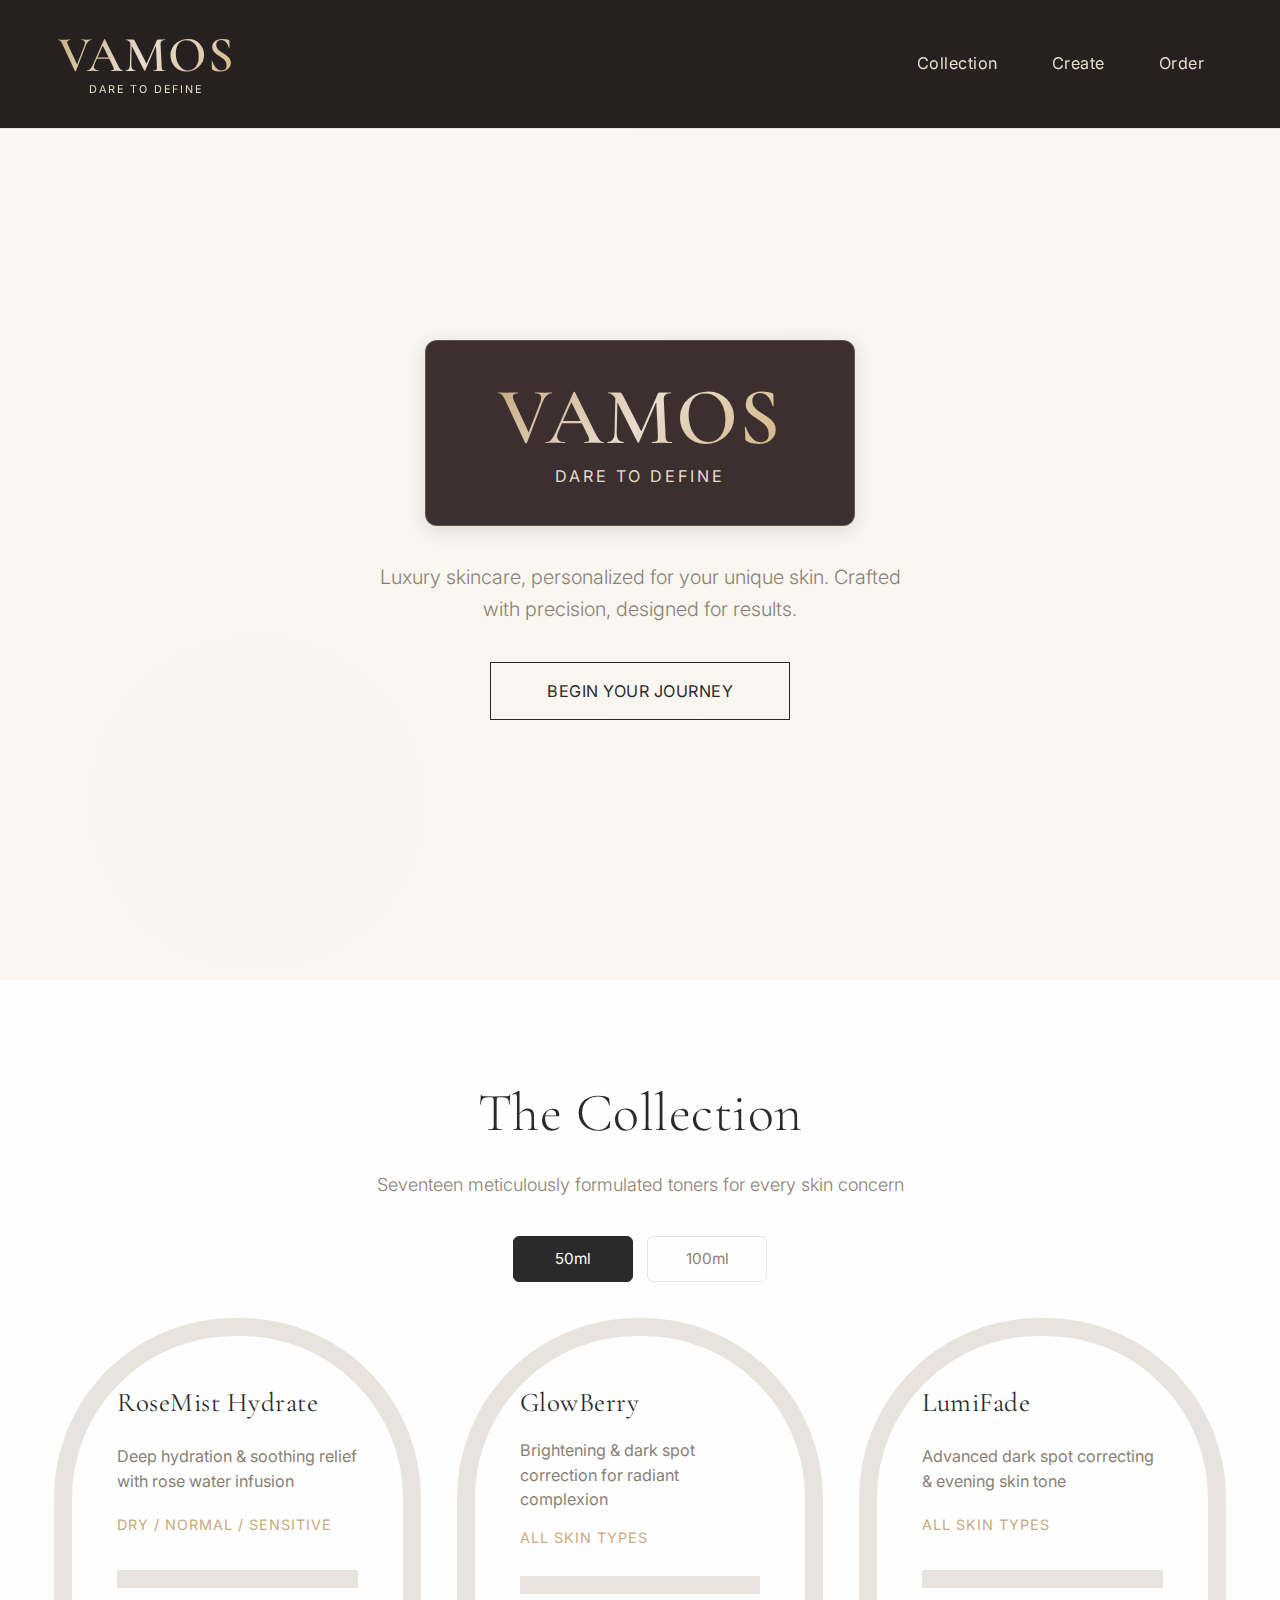
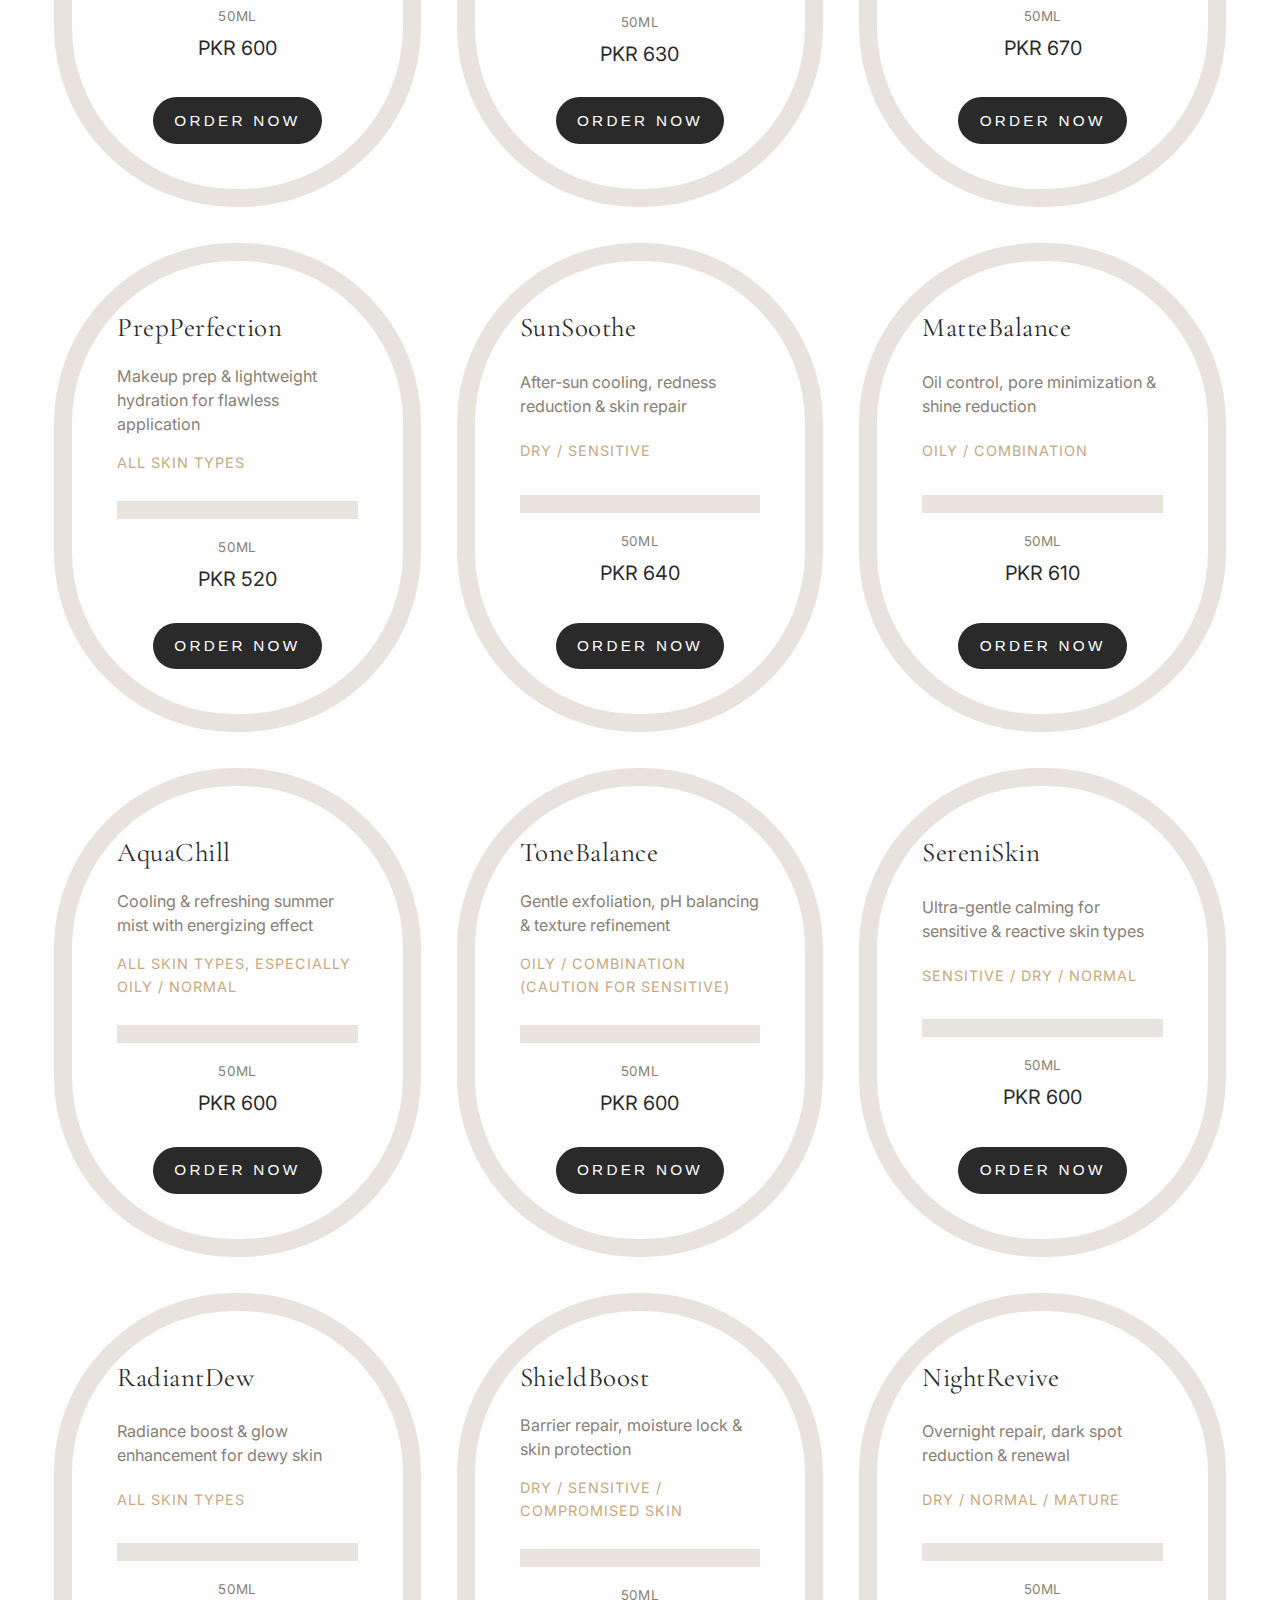
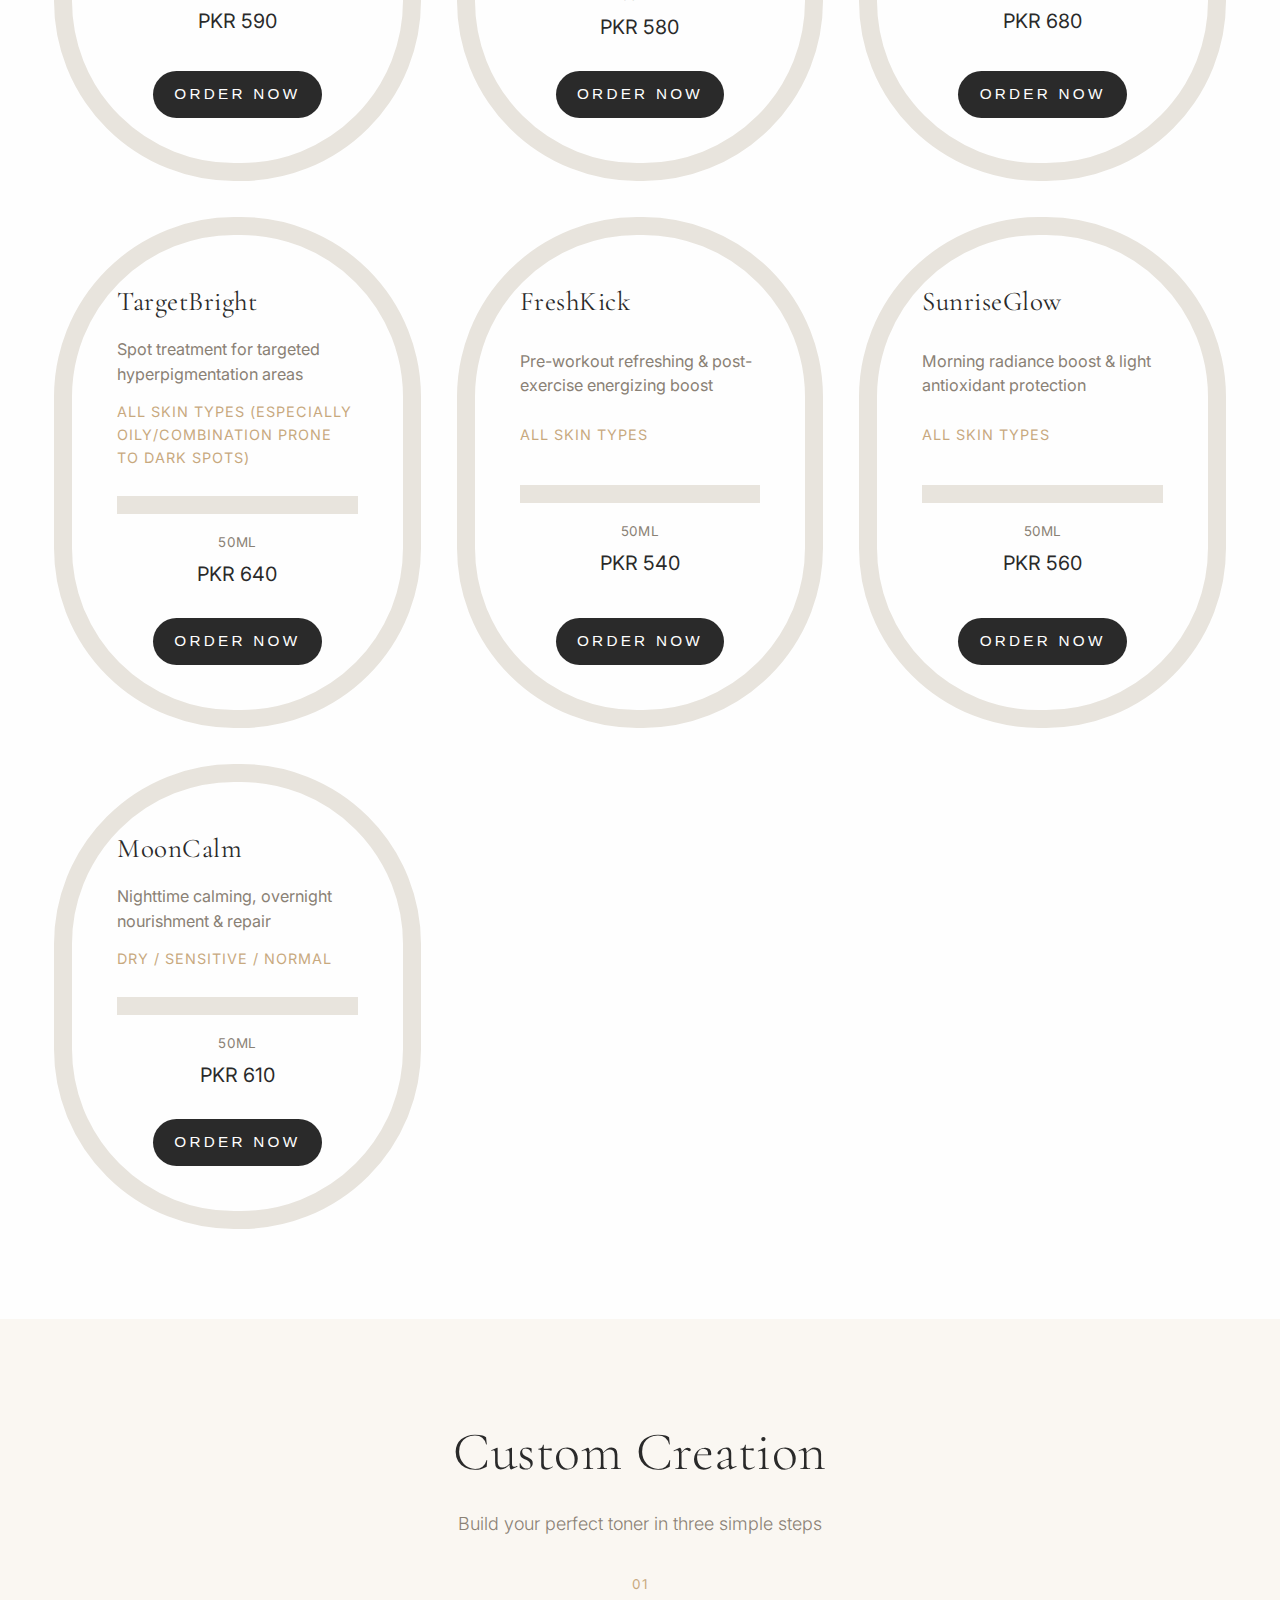
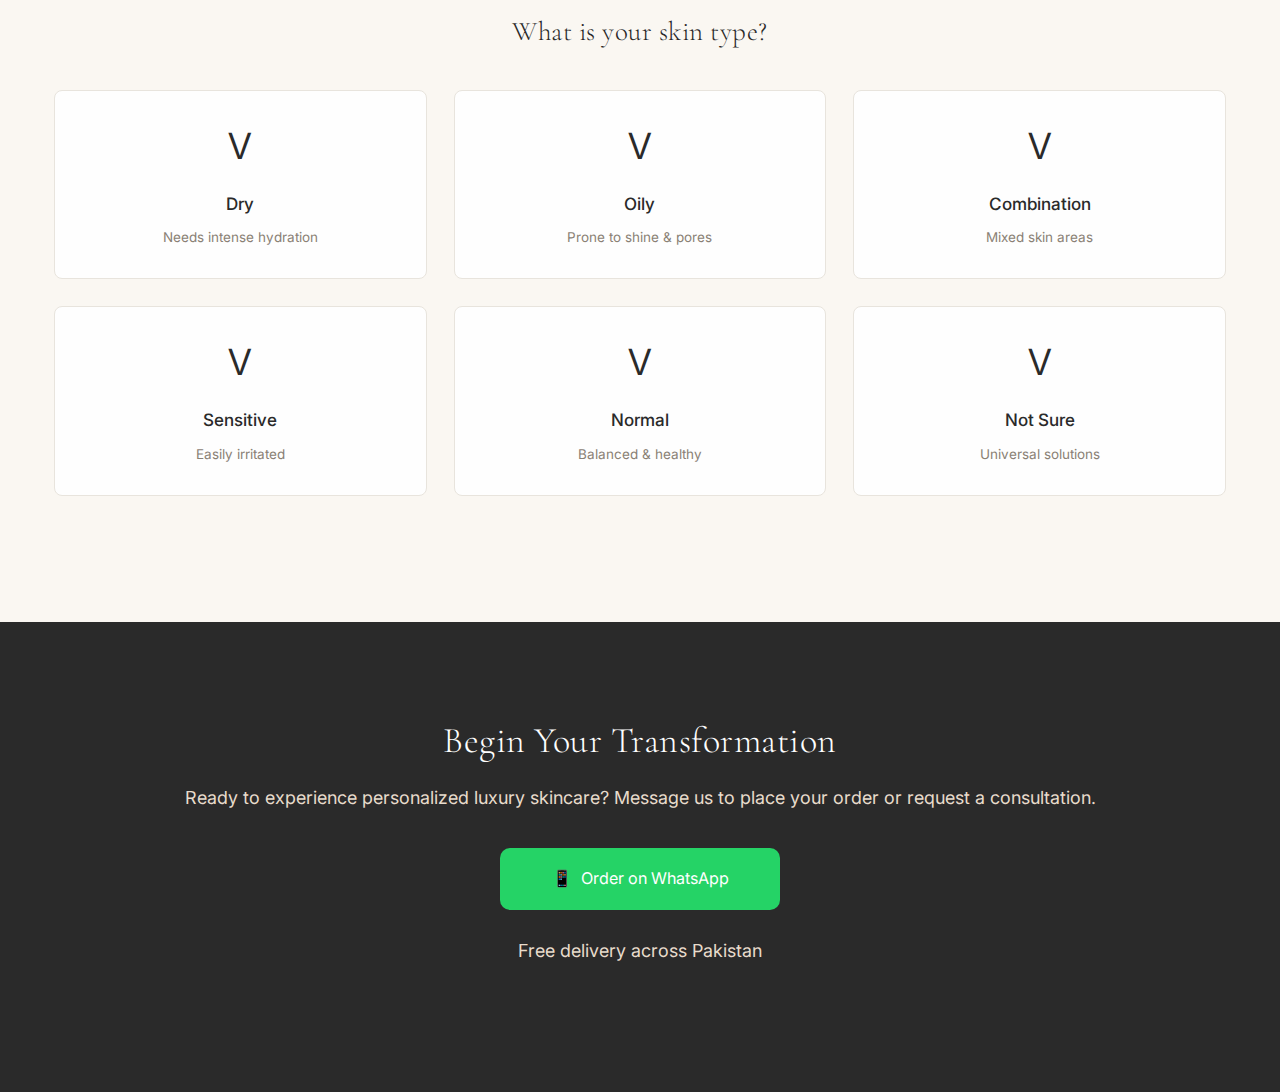
<file: index1.html>
<!DOCTYPE html>
<html lang="en">
<head>
    <meta charset="UTF-8">
    <meta name="viewport" content="width=device-width, initial-scale=1.0">
    <title>VAMOS - Luxury Custom Skincare</title>
    <link rel="stylesheet" href="style.css">
    <link href="https://fonts.googleapis.com/css2?family=Cormorant+Garamond:wght@300;400;500;600;700&family=Inter:wght@300;400;500&display=swap" rel="stylesheet">
</head>
<body>
    <!-- Navigation -->
    <nav class="navbar">
        <div class="nav-container">
            <div class="logo">
                <div class="logo-plate">
                    <div class="logo-main">VAMOS</div>
                    <div class="logo-tagline">DARE TO DEFINE</div>
                </div>
            </div>
            <div class="nav-links">
                <a href="#toners">Collection</a>
                <a href="#builder">Create</a>
                <a href="#contact">Order</a>
            </div>
        </div>
    </nav>

    <!-- Hero Section -->
    <section class="hero">
        <div class="hero-background"></div>
        <div class="hero-content">
            <div class="hero-logo-plate">
                <h1 class="hero-title">VAMOS</h1>
                <div class="hero-tagline">DARE TO DEFINE</div>

            </div>
            <p class="hero-description">Luxury skincare, personalized for your unique skin. Crafted with precision, designed for results.</p>
            <button class="hero-cta" onclick="scrollToSection('builder')">Begin Your Journey</button>
        </div>
    </section>

    <!-- Toners Collection -->
    <section id="toners" class="collection">
        <div class="container">
            <div class="section-header">
                <h2>The Collection</h2>
                <p>Seventeen meticulously formulated toners for every skin concern</p>
            </div>

            <div class="size-toggle">
                <button class="toggle-btn active" onclick="switchSize(50)">50ml</button>
                <button class="toggle-btn" onclick="switchSize(100)">100ml</button>
            </div>

            <div class="products-grid" id="productsGrid">
                <!-- Products loaded by JavaScript -->
            </div>
        </div>
    </section>

    <!-- Custom Creation -->
    <section id="builder" class="customizer">
        <div class="container">
            <div class="section-header">
                <h2>Custom Creation</h2>
                <p>Build your perfect toner in three simple steps</p>
            </div>

            <div class="creation-flow">
                <!-- Step 1: Skin Type -->
                <div class="creation-step active" id="step1">
                    <div class="step-header">
                        <span class="step-number">01</span>
                        <h3>What is your skin type?</h3>
                    </div>
                    <div class="options-grid">
                        <div class="skin-option" onclick="selectSkinType('dry')">
                            <div class="option-icon">V</div>
                            <span>Dry</span>
                            <small>Needs intense hydration</small>
                        </div>
                        <div class="skin-option" onclick="selectSkinType('oily')">
                            <div class="option-icon">V</div>
                            <span>Oily</span>
                            <small>Prone to shine & pores</small>
                        </div>
                        <div class="skin-option" onclick="selectSkinType('combination')">
                            <div class="option-icon">V</div>
                            <span>Combination</span>
                            <small>Mixed skin areas</small>
                        </div>
                        <div class="skin-option" onclick="selectSkinType('sensitive')">
                            <div class="option-icon">V</div>
                            <span>Sensitive</span>
                            <small>Easily irritated</small>
                        </div>
                        <div class="skin-option" onclick="selectSkinType('normal')">
                            <div class="option-icon">V</div>
                            <span>Normal</span>
                            <small>Balanced & healthy</small>
                        </div>
                        <div class="skin-option" onclick="selectSkinType('all')">
                            <div class="option-icon">V</div>
                            <span>Not Sure</span>
                            <small>Universal solutions</small>
                        </div>
                    </div>
                </div>

                <!-- Step 2: Skin Goal -->
                <div class="creation-step" id="step2">
                    <div class="step-header">
                        <span class="step-number">02</span>
                        <h3>What is your primary concern?</h3>
                        <p class="step-subtitle" id="skinTypeDisplay"></p>
                    </div>
                    <div class="options-grid" id="goalOptions">
                        <!-- Goals loaded based on skin type -->
                    </div>
                </div>

                <!-- Step 3: Size Selection -->
                <div class="creation-step" id="step3">
                    <div class="step-header">
                        <span class="step-number">03</span>
                        <h3>Select your size</h3>
                    </div>
                    <div class="size-options">
                        <div class="size-option" onclick="selectSize('50ml')">
                            <div class="size-icon">✈️</div>
                            <span>50ml Travel Size</span>
                            <div class="size-price">PKR <span id="price50ml">-</span></div>
                            <small>Perfect for testing</small>
                        </div>
                        <div class="size-option" onclick="selectSize('100ml')">
                            <div class="size-icon">🏺</div>
                            <span>100ml Signature</span>
                            <div class="size-price">PKR <span id="price100ml">-</span></div>
                            <small>Complete routine</small>
                        </div>
                    </div>
                </div>
            </div>

            <!-- Creation Summary -->
            <div class="creation-summary" id="creationSummary">
                <div class="summary-content">
                    <h4>Your Custom Creation</h4>
                    <div class="product-details">
                        <div class="product-name" id="summaryName">-</div>
                        <div class="product-benefits" id="summaryBenefits">-</div>
                        <div class="product-skin-type" id="summarySkinType">-</div>
                    </div>
                    <div class="price-display">
                        <span class="final-price" id="finalPrice">-</span>
                        <span class="size-indicator" id="sizeIndicator"></span>
                    </div>
                    <button class="order-btn" onclick="placeCustomOrder()">Complete Order via WhatsApp</button>
                </div>
            </div>
        </div>
    </section>

    <!-- Contact Section -->
    <section id="contact" class="contact">
        <div class="container">
            <div class="contact-content">
                <h2>Begin Your Transformation</h2>
                <p>Ready to experience personalized luxury skincare? Message us to place your order or request a consultation.</p>
                <div class="contact-actions">
                    <a href="https://wa.me/923706236674?text=Hi%20VAMOS!%20I'm%20interested%20in%20your%20custom%20toners." class="whatsapp-btn" target="_blank">
                        <span>📱</span>
                        Order on WhatsApp
                    </a>
                    <div class="contact-info">
                        <p>Free delivery across Pakistan</p>
                    </div>
                </div>
            </div>
        </div>
    </section>
    <script src="script.js"></script>
</body>
</html>
</file>
<file: style.css>
* {
    margin: 0;
    padding: 0;
    box-sizing: border-box;
}

:root {
    --cream: #fefefe;
    --ivory: #faf7f2;
    --charcoal: #2a2a2a;
    --taupe: #8a8175;
    --espresso: #3C2F2F;
    --gold: #c8a97e;
    --light-gold: #e8dccc;
    --border: #e8e4dd;
    --gold-gradient: linear-gradient(135deg, #c8a97e 0%, #e8dccc 50%, #d4b483 100%);
    --elegant-gradient: linear-gradient(135deg, #FFD27F 0%, #E8C174 50%, #FBE8A6 100%);
    --dusty-grey: #a8a2a0;
}

html {
    font-size: 16px;
}

body {
    font-family: 'Inter', sans-serif;
    background: var(--cream);
    color: var(--charcoal);
    line-height: 1.6;
    overflow-x: hidden;
    -webkit-text-size-adjust: 100%;
}

/* Luxury Typography */
h1, h2, h3, h4, .logo-main {
    font-family: 'Cormorant Garamond', serif;
    font-weight: 600;
    letter-spacing: 0.5px;
}

/* Navigation - Mobile First */
.navbar {
    position: fixed;
    top: 0;
    width: 100%;
    background: rgba(35, 28, 28, 0.98);
    backdrop-filter: blur(10px);
    border-bottom: 1px solid var(--border);
    z-index: 1000;
    padding: 0.8rem 0;
}

.nav-container {
    max-width: 1200px;
    margin: 0 auto;
    display: flex;
    justify-content: space-between;
    align-items: center;
    padding: 0 1rem;
}

/* Modern Logo Plate - Mobile First */
.logo-plate {
    background: transparent;
    padding: 0.6rem 1.2rem;
    border-radius: 10px;
    text-align: center;
    box-shadow: transparent 0px 0px 0px 0px;
    border: transparent 1px solid;
    min-width: 140px;
}

.logo-main {
    font-size: 1.6rem;
    background: var(--gold-gradient);
    -webkit-background-clip: text;
    -webkit-text-fill-color: transparent;
    background-clip: text;
    letter-spacing: 1px;
    font-weight: 600;
    line-height: 1;
    margin-left: 0;
}

.logo-tagline {
    font-size: 0.5rem;
    letter-spacing: 2px;
    color: var(--light-gold);
    text-transform: uppercase;
    margin-top: 1px;
    margin-left: 0;
}

.nav-links {
    display: none;
    gap: 2rem;
}

.nav-links a {
    text-decoration: none;
    color: var(--light-gold);
    font-size: 0.85rem;
    font-weight: 400;
    letter-spacing: 0.5px;
    transition: color 0.3s ease;
    position: relative;
}

.nav-links a:hover {
    color: var(--gold);
}

.nav-links a::after {
    content: '';
    position: absolute;
    bottom: -5px;
    left: 0;
    width: 0;
    height: 1px;
    background: var(--gold);
    transition: width 0.3s ease;
}

.nav-links a:hover::after {
    width: 100%;
}

/* Mobile Menu Button */
.mobile-menu-btn {
    display: block;
    background: none;
    border: none;
    font-size: 1.5rem;
    cursor: pointer;
    color: var(--light-gold);
    padding: 0.5rem;
}

/* Hero Section - Mobile First */
.hero {
    min-height: 100vh;
    display: flex;
    align-items: center;
    justify-content: center;
    position: relative;
    background: var(--ivory);
    padding: 0 1rem;
    margin-top: 60px;
}

.hero-background {
    position: absolute;
    top: 0;
    left: 0;
    right: 0;
    bottom: 0;
    background: 
        radial-gradient(circle at 20% 80%, rgba(200, 169, 126, 0.03) 0%, transparent 50%),
        radial-gradient(circle at 80% 20%, rgba(200, 169, 126, 0.02) 0%, transparent 50%);
}

.hero-content {
    text-align: center;
    position: relative;
    z-index: 2;
    max-width: 100%;
    width: 100%;
    padding: 0 1rem;
}

/* Hero Logo Plate - Mobile First */
.hero-logo-plate {
    background: var(--espresso);
    padding: 1.5rem 2rem;
    border-radius: 12px;
    margin-bottom: 2rem;
    box-shadow: 0 4px 20px rgba(60, 47, 47, 0.15);
    border: 1px solid rgba(200, 169, 126, 0.3);
    display: inline-block;
    max-width: 90%;
}

.hero-title {
    font-size: 2.5rem;
    background: var(--gold-gradient);
    -webkit-background-clip: text;
    -webkit-text-fill-color: transparent;
    background-clip: text;
    letter-spacing: 1.5px;
    font-weight: 600;
    line-height: 1;
    margin-bottom: 0.3rem;
}

.hero-tagline {
    font-size: 0.7rem;
    letter-spacing: 3px;
    color: var(--light-gold);
    text-transform: uppercase;
}

.hero-description {
    font-size: 1rem;
    color: var(--taupe);
    margin-bottom: 2rem;
    line-height: 1.6;
    font-weight: 300;
    padding: 0 0.5rem;
}

.hero-cta {
    background: transparent;
    color: var(--charcoal);
    border: 1px solid var(--charcoal);
    padding: 1rem 2rem;
    font-size: 0.9rem;
    letter-spacing: 0.5px;
    cursor: pointer;
    transition: all 0.3s ease;
    text-transform: uppercase;
    font-family: 'Inter', sans-serif;
    font-weight: 400;
    width: 100%;
    max-width: 280px;
}

.hero-cta:hover {
    background: var(--charcoal);
    color: var(--cream);
}

/* Collection Section - Mobile First */
.collection {
    padding: 3rem 1rem;
    background: var(--cream);
}

.container {
    max-width: 1200rem;
    margin: 0 auto;
    width: 100%;
    padding: 0 1rem;
}

.section-header {
    text-align: center;
    margin-bottom: 2rem;
}

.section-header h2 {
    font-size: 2rem;
    color: var(--charcoal);
    margin-bottom: 0.8rem;
    font-weight: 300;
}

.section-header p {
    color: var(--taupe);
    font-size: 1rem;
    font-weight: 300;
    padding: 0 0.5rem;
}

.size-toggle {
    display: flex;
    justify-content: center;
    gap: 0.8rem;
    margin-bottom: 2rem;
    flex-wrap: wrap;
}

.toggle-btn {
    padding: 0.7rem 1.5rem;
    background: transparent;
    border: 1px solid var(--border);
    color: var(--taupe);
    cursor: pointer;
    transition: all 0.3s ease;
    font-family: 'Inter', sans-serif;
    font-size: 0.85rem;
    border-radius: 6px;
    flex: 1;
    max-width: 120px;
}

.toggle-btn.active {
    background: var(--charcoal);
    color: var(--cream);
    border-color: var(--charcoal);
}

.products-grid {
    display: grid;
    grid-template-columns: repeat(auto-fit, minmax(350px, 1fr));
    gap: 1.5rem;
    width: 100%;
    align-items: stretch;

}

.product-card {
    background: var(--cream);
    border: 1rem solid var(--border);
    padding: 1.5rem;
    transition: all 0.3s ease;
    position: relative;
    border-radius: 10rem;
    width: 100%;
    box-sizing: border-box;
    display: flex;
    flex-direction: column;
    justify-content: space-between;
    height: 100%;
}

.product-card:hover {
    border-color: var(--gold);
    transform: translateY(-2rem);
    box-shadow: 0 4px 15px rgba(200, 169, 126, 0.1);
}

.product-card h3 {
    font-family: 'Cormorant Garamond', serif;
    font-size: 1.5rem;
    color: var(--charcoal);
    margin-bottom: 0.8rem;
    font-weight: 400;
}

.product-benefits {
    color: var(--taupe);
    margin-bottom: 1rem;
    line-height: 1.5;
    font-size: 0.9rem;
}

.product-skin-type {
    color: var(--gold);
    font-size: 0.75rem;
    margin-bottom: 1.5rem;
    text-transform: uppercase;
    letter-spacing: 0.3px;
}

.product-prices {
    display: flex;
    gap: 1rem;
    margin-bottom: 1.5rem;
    padding-top: 1rem;
    border-top: 1rem solid var(--border);
}

.price-option {
    flex: 1;
    text-align: center;
}

.price-size {
    font-size: 0.75rem;
    color: var(--taupe);
    margin-bottom: 0.3rem;
    text-transform: uppercase;
    letter-spacing: 0.3px;
}

.price-amount {
    font-size: 1.1rem;
    color: var(--charcoal);
    font-weight: 400;
}

.product-card .order-btn {
    width: 70%;
    background: var(--charcoal);
    color: var(--cream);
    border: none;
    padding: 0.8rem;
    font-size: 0.85rem;
    cursor: pointer;
    transition: background 0.3s ease;
    text-transform: uppercase;
    letter-spacing: 0.18rem;
    border-radius: 6rem;
    align-content: center;
    align-self: center;
}

.product-card .order-btn:hover {
    background: var(--gold);
}

/* Customizer Section - Mobile First */
.customizer {
    padding: 3rem 1rem;
    background: var(--ivory);
}

.creation-flow {
    max-width: 100%;
    margin: 0 auto;
}

.creation-step {
    display: none;
}

.creation-step.active {
    display: block;
}

.step-header {
    text-align: center;
    margin-bottom: 2rem;
}

.step-number {
    font-size: 0.75rem;
    color: var(--gold);
    letter-spacing: 1.5px;
    text-transform: uppercase;
    margin-bottom: 0.8rem;
    display: block;
}

.step-header h3 {
    font-size: 1.5rem;
    color: var(--charcoal);
    margin-bottom: 0.5rem;
    font-weight: 300;
}

.step-subtitle {
    color: var(--taupe);
    font-size: 0.9rem;
}

/* Options Grid - Mobile First */
.options-grid {
    display: grid;
    grid-template-columns: 1fr;
    gap: 1rem;
    margin-bottom: 2rem;
}

.skin-option, .goal-option {
    border: 1px solid var(--border);
    padding: 1.5rem 1rem;
    text-align: center;
    cursor: pointer;
    transition: all 0.3s ease;
    background: var(--cream);
    border-radius: 8px;
}

.skin-option:hover, .goal-option:hover {
    border-color: var(--gold);
    transform: translateY(-1px);
}

.skin-option.selected, .goal-option.selected {
    border-color: var(--gold);
    background: var(--cream);
}

.option-icon {
    font-size: 2rem;
    margin-bottom: 0.8rem;
}

.skin-option span, .goal-option span {
    display: block;
    font-weight: 500;
    color: var(--charcoal);
    margin-bottom: 0.3rem;
    font-size: 0.95rem;
}

.skin-option small, .goal-option small {
    color: var(--taupe);
    font-size: 0.75rem;
}

/* Size Options - Mobile First */
.size-options {
    display: grid;
    grid-template-columns: 1fr;
    gap: 1.5rem;
    margin-bottom: 2rem;
}

.size-option {
    border: 1px solid var(--border);
    padding: 2rem 1.5rem;
    text-align: center;
    cursor: pointer;
    transition: all 0.3s ease;
    background: var(--cream);
    border-radius: 10px;
}

.size-option:hover {
    border-color: var(--gold);
    transform: translateY(-1px);
}

.size-option.selected {
    border-color: var(--gold);
    background: var(--cream);
}

.size-icon {
    font-size: 2rem;
    margin-bottom: 0.8rem;
}

.size-option span {
    display: block;
    font-weight: 500;
    color: var(--charcoal);
    margin-bottom: 0.8rem;
    font-size: 1rem;
}

.size-price {
    font-size: 1.3rem;
    color: var(--charcoal);
    margin-bottom: 0.3rem;
    font-weight: 400;
}

.size-option small {
    color: var(--taupe);
    font-size: 0.75rem;
}

/* Creation Summary - Mobile First */
.creation-summary {
    max-width: 100%;
    margin: 2rem auto 0;
    background: var(--cream);
    border: 1px solid var(--gold);
    padding: 2rem 1.5rem;
    text-align: center;
    display: none;
    border-radius: 12px;
    width: 100%;
    box-sizing: border-box;
}

.summary-content h4 {
    font-size: 1.3rem;
    color: var(--charcoal);
    margin-bottom: 1.5rem;
    font-weight: 400;
}

.product-details {
    margin-bottom: 1.5rem;
}

.product-name {
    font-family: 'Cormorant Garamond', serif;
    font-size: 1.5rem;
    color: var(--charcoal);
    margin-bottom: 0.8rem;
    font-weight: 400;
    align-content: first baseline;
    align-self: first baseline;
    align-items: first baseline;
}

.product-benefits {
    color: var(--taupe);
    margin-bottom: 0.8rem;
    line-height: 1.5;
    font-size: 0.9rem;
}

.product-skin-type {
    color: var(--gold);
    font-size: 0.8rem;
    text-transform: uppercase;
    letter-spacing: 1px;
}

.price-display {
    margin-bottom: 1.5rem;
    padding: 1rem 0;
    border-top: 1px solid var(--border);
    border-bottom: 1px solid var(--border);
}

.final-price {
    font-size: 1.5rem;
    color: var(--charcoal);
    font-weight: 400;
    display: block;
}

.size-indicator {
    color: var(--taupe);
    font-size: 0.8rem;
}

.creation-summary .order-btn {
    width: 100%;
    background: var(--charcoal);
    color: var(--cream);
    border: none;
    padding: 1rem;
    font-size: 0.85rem;
    cursor: pointer;
    transition: background 0.3s ease;
    text-transform: uppercase;
    letter-spacing: 0.5px;
    border-radius: 6px;
}

.creation-summary .order-btn:hover {
    background: var(--gold);
}

/* Contact Section - Mobile First */
.contact {
    padding: 3rem 1rem;
    background: var(--charcoal);
    color: var(--cream);
    text-align: center;
}

.contact-content h2 {
    font-size: 2rem;
    margin-bottom: 0.8rem;
    font-weight: 300;
    color: var(--cream);
}

.contact-content p {
    font-size: 1rem;
    margin-bottom: 2rem;
    color: var(--light-gold);
    max-width: 100%;
    margin-left: auto;
    margin-right: auto;
    padding: 0 0.5rem;
}

.contact-actions {
    display: flex;
    flex-direction: column;
    align-items: center;
    gap: 1.5rem;
}

.whatsapp-btn {
    background: #25D366;
    color: white;
    padding: 1rem 2rem;
    text-decoration: none;
    border-radius: 10px;
    font-size: 0.9rem;
    transition: background 0.3s ease;
    display: flex;
    align-items: center;
    gap: 0.5rem;
    width: 100%;
    max-width: 280px;
    justify-content: center;
}

.whatsapp-btn:hover {
    background: #128C7E;
}

.contact-info {
    color: var(--light-gold);
    font-size: 0.8rem;
}

/* ===== TABLET STYLES (768px and up) ===== */
@media screen and (min-width: 768px) {
    html {
        font-size: 17px;
    }
    
    .nav-container {
        padding: 0 2rem;
    }
    
    .logo-plate {
        min-width: 160px;
        padding: 0.7rem 1.5rem;
    }
    
    .logo-main {
        font-size: 1.8rem;
        margin-left: -30px;
    }
    
    .logo-tagline {
        font-size: 0.55rem;
        margin-left: -30px;
    }
    
    .mobile-menu-btn {
        display: none;
    }
    
    .nav-links {
        display: flex;
        gap: 2rem;
    }
    
    .nav-links a {
        font-size: 0.85rem;
    }
    
    .hero {
        margin-top: 70px;
        padding: 0 2rem;
    }
    
    .hero-logo-plate {
        padding: 1.8rem 3rem;
        min-width: 280px;
    }
    
    .hero-title {
        font-size: 3rem;
    }
    
    .hero-tagline {
        font-size: 0.8rem;
    }
    
    .hero-cta {
        max-width: 300px;
    }
    
    .collection, .customizer, .contact {
        padding: 4rem 2rem;
    }
    
    .section-header h2 {
        font-size: 2.5rem;
    }
    
    .products-grid {
        grid-template-columns: repeat(2, 1fr);
        gap: 2rem;
    }
    
    .options-grid {
        grid-template-columns: repeat(2, 1fr);
        gap: 1.5rem;
    }
    
    .size-options {
        grid-template-columns: repeat(2, 1fr);
        gap: 2rem;
    }
    
    .creation-summary {
        max-width: 500px;
        padding: 2.5rem;
    }
    
    .product-card {
        padding: 2rem;
    }
}

/* ===== DESKTOP STYLES (1024px and up) ===== */
@media screen and (min-width: 1024px) {
    html {
        font-size: 18px;
    }
    
    .nav-container {
        padding: 0 2rem;
    }
    
    .logo-plate {
        min-width: 180px;
        padding: 0.8rem 2rem;
    }
    
    .logo-main {
        font-size: 2.2rem;
        margin-left: -60px;
    }
    
    .logo-tagline {
        font-size: 0.6rem;
        margin-left: -60px;
    }
    
    .nav-links {
        gap: 3rem;
    }
    
    .nav-links a {
        font-size: 0.9rem;
    }
    
    .hero {
        margin-top: 80px;
    }
    
    .hero-content {
        max-width: 600px;
    }
    
    .hero-logo-plate {
        padding: 2rem 4rem;
        min-width: 320px;
    }
    
    .hero-title {
        font-size: 4rem;
    }
    
    .hero-tagline {
        font-size: 0.9rem;
    }
    
    .hero-description {
        font-size: 1.1rem;
    }
    
    .collection, .customizer, .contact {
        padding: 5rem 2rem;
    }
    
    .section-header h2 {
        font-size: 3rem;
    }
    
    .products-grid {
        grid-template-columns: repeat(3, 1fr);
    }
    
    .options-grid {
        grid-template-columns: repeat(3, 1fr);
    }
    
    .product-card {
        padding: 2.5rem;
    }
    
    .creation-summary {
        max-width: 500px;
        padding: 3rem;
    }
}

/* ===== LARGE DESKTOP STYLES (1200px and up) ===== */
@media screen and (min-width: 1200px) {
    .nav-container {
        padding: 0 2rem;
    }
    
    .logo-plate {
        min-width: 200px;
    }
    
    .logo-main {
        font-size: 2.8rem;
        margin-left: -60px;
    }
    
    .hero-logo-plate {
        min-width: 350px;
    }
    
    .hero-title {
        font-size: 4.5rem;
    }
    
    .products-grid {
        grid-template-columns: repeat(auto-fit, minmax(350px, 1fr));
    }
}

/* Touch device improvements */
@media (hover: none) and (pointer: coarse) {
    .skin-option:hover, .goal-option:hover, 
    .size-option:hover, .product-card:hover {
        transform: none;
    }
    
    .skin-option:active, .goal-option:active, 
    .size-option:active {
        border-color: var(--gold);
        transform: scale(0.98);
    }
}

/* Prevent zoom on input focus for iOS */
@media screen and (max-width: 768px) {
    input, select, textarea {
        font-size: 16px;
    }
}
</file>
